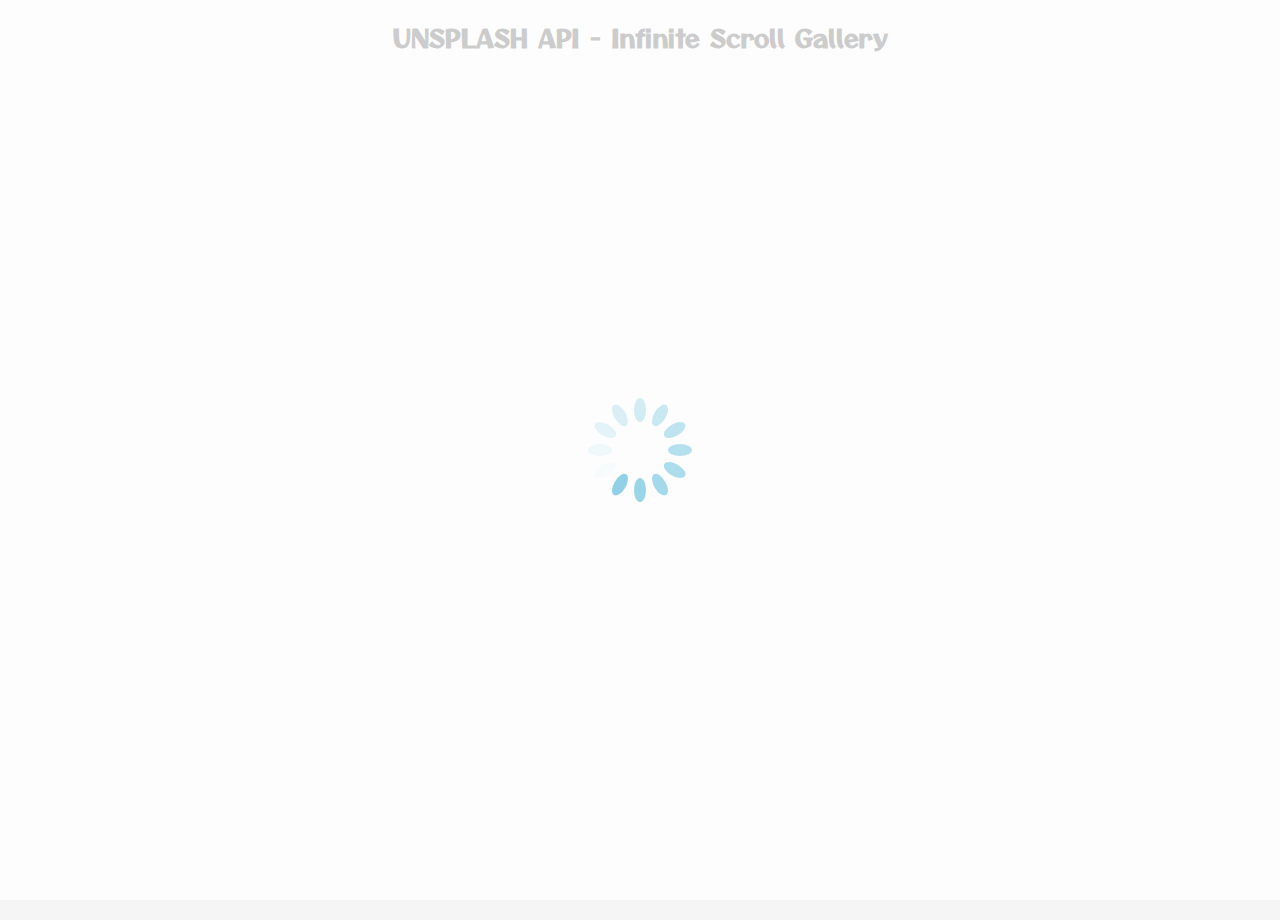
<file: Infinity Scroll/index.html>
<!DOCTYPE html>
<html lang="en">
  <head>
    <meta charset="UTF-8" />
    <meta name="viewport" content="width=device-width, initial-scale=1.0" />
    <title>Infinite Scroll</title>
    <link rel="icon" type="image/png" href="favicon.png" />
    <link rel="stylesheet" href="https://cdnjs.cloudflare.com/ajax/libs/font-awesome/5.10.2/css/all.min.css" />
    <link rel="stylesheet" href="style.css" />
  </head>
  <body>
    <h1>UNSPLASH API - Infinite Scroll Gallery</h1>
    <div class="spinner">
      <img src="spinner.svg" alt="Loading" />
    </div>
    <div class="img-container"></div>
    <!-- Script -->
    <script src="script.js"></script>
  </body>
</html>
</file>
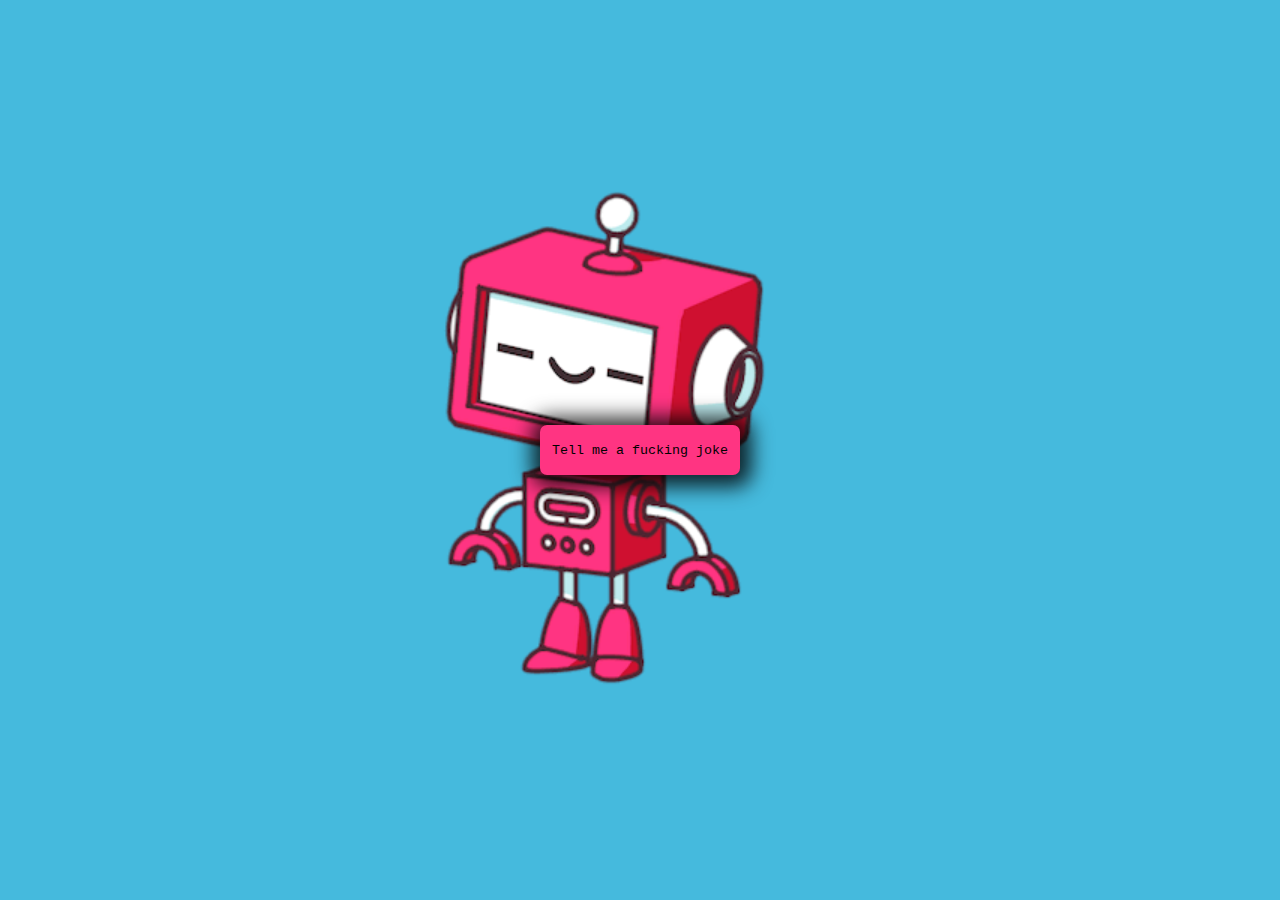
<file: Joke Teller/index.html>
<!DOCTYPE html>
<html lang="en">
  <head>
    <meta charset="UTF-8" />
    <meta name="viewport" content="width=device-width, initial-scale=1.0" />
    <title>Joke Teller</title>
    <link rel="icon" type="image/png" href="favicon.png" />
    <link rel="stylesheet" href="https://cdnjs.cloudflare.com/ajax/libs/font-awesome/5.10.2/css/all.min.css" />
    <link rel="stylesheet" href="style.css" />
  </head>
  <body>
    <div class="container">
      <button id="button">Tell me a fucking joke</button>
      <audio id="audio" controls hidden></audio>
    </div>
    <!-- Script -->
    <script src="script.js"></script>
  </body>
</html>
</file>
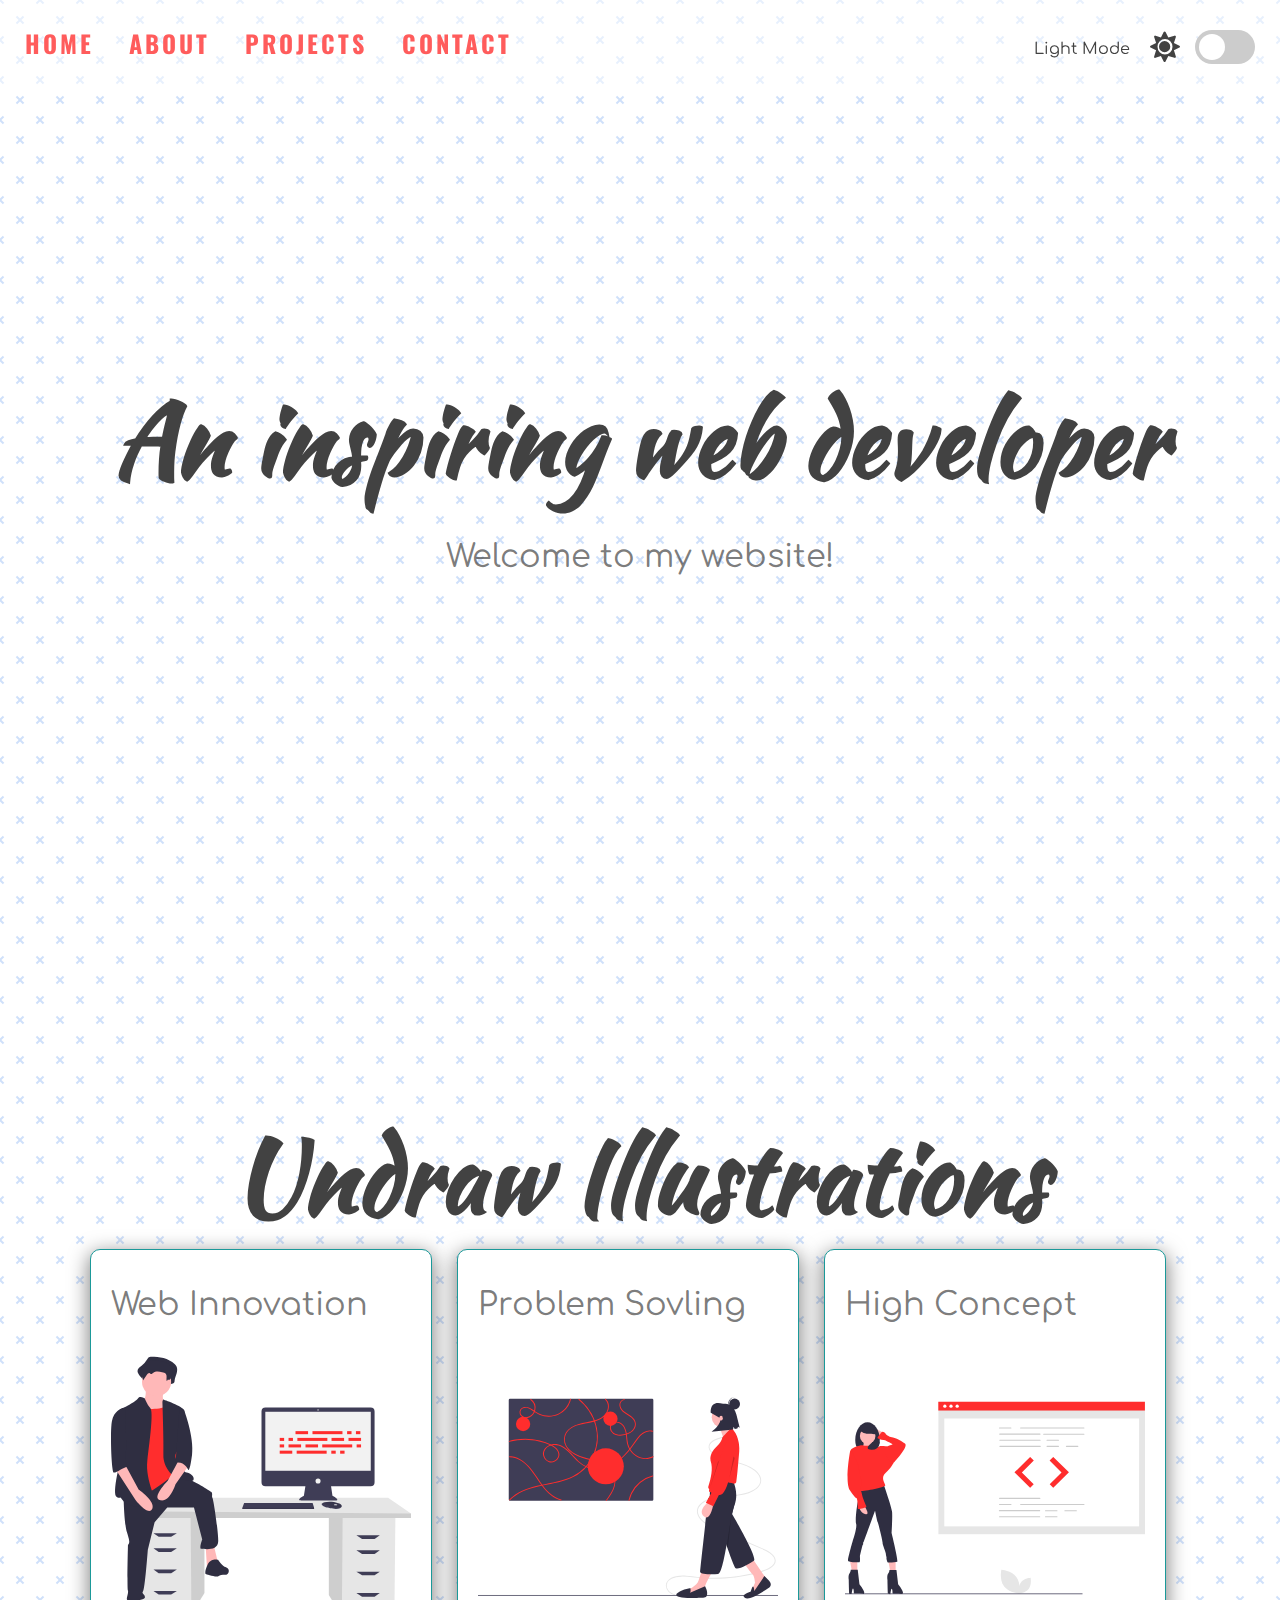
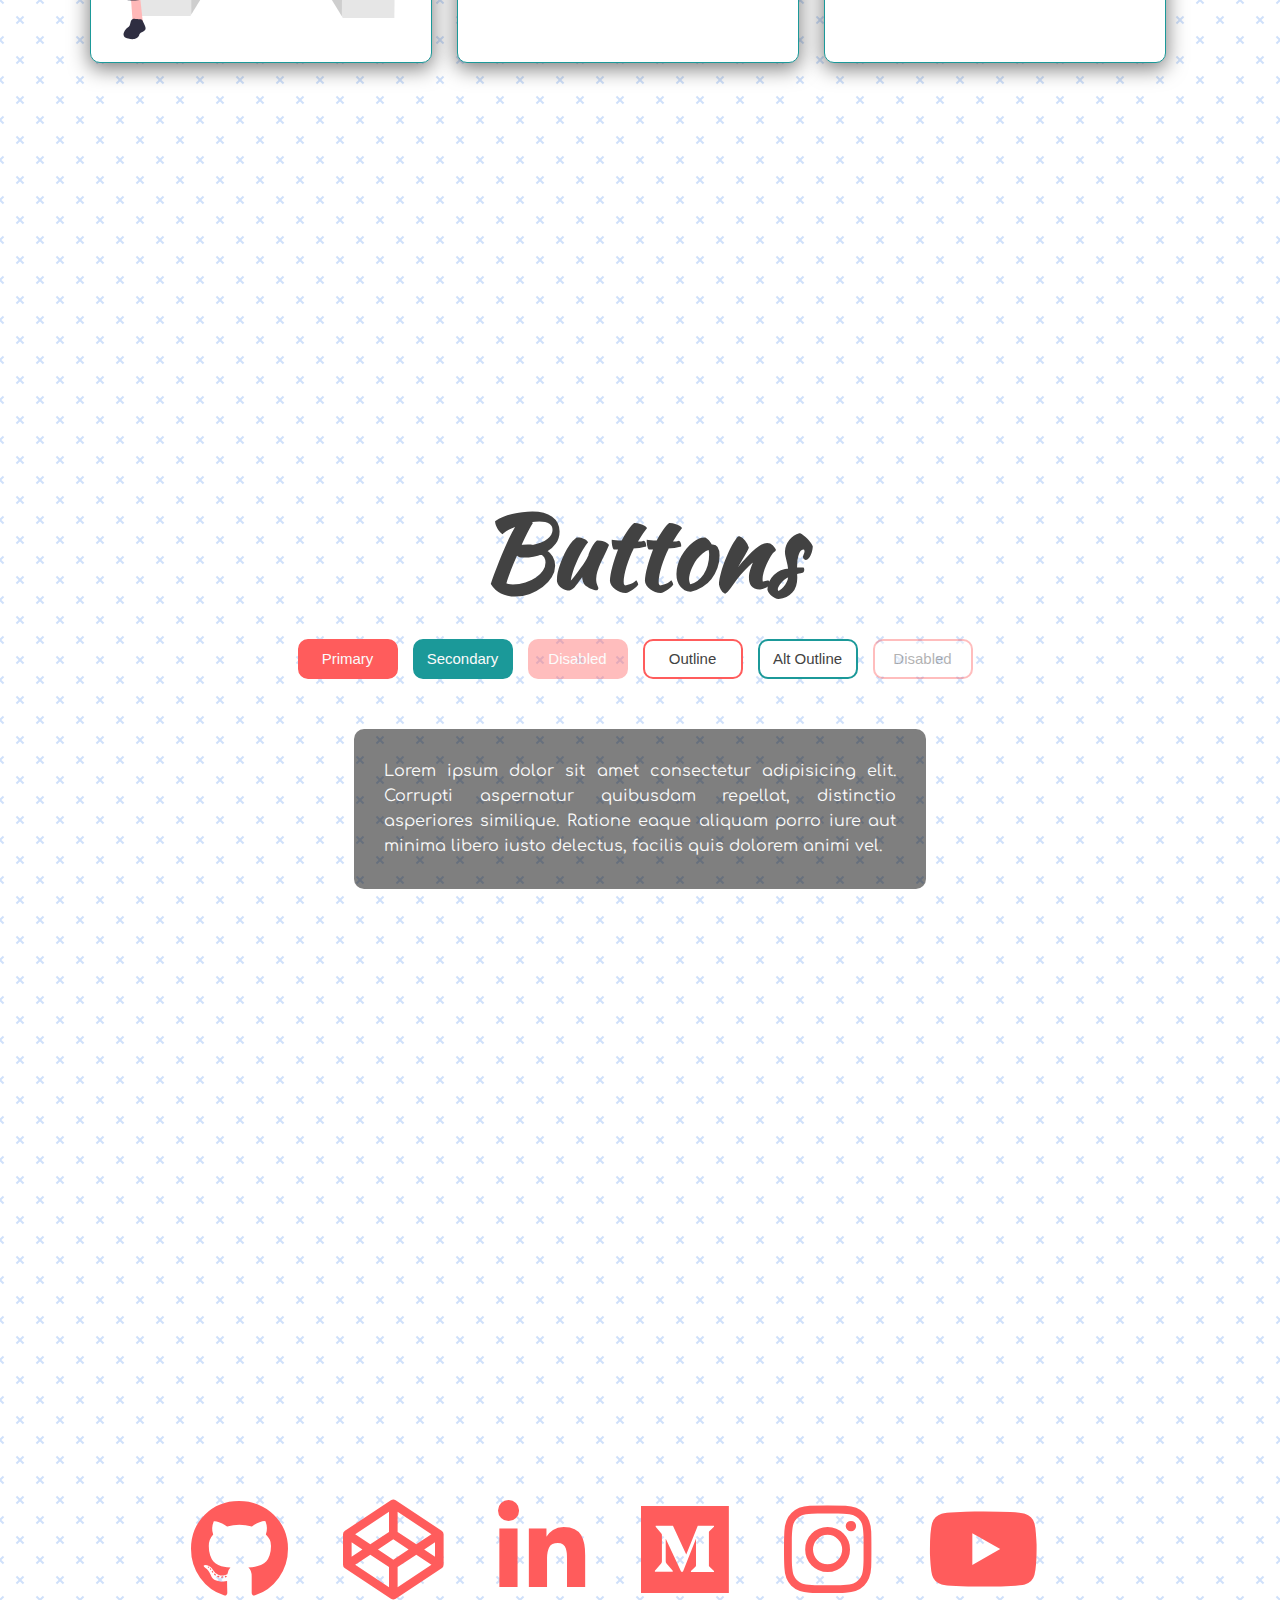
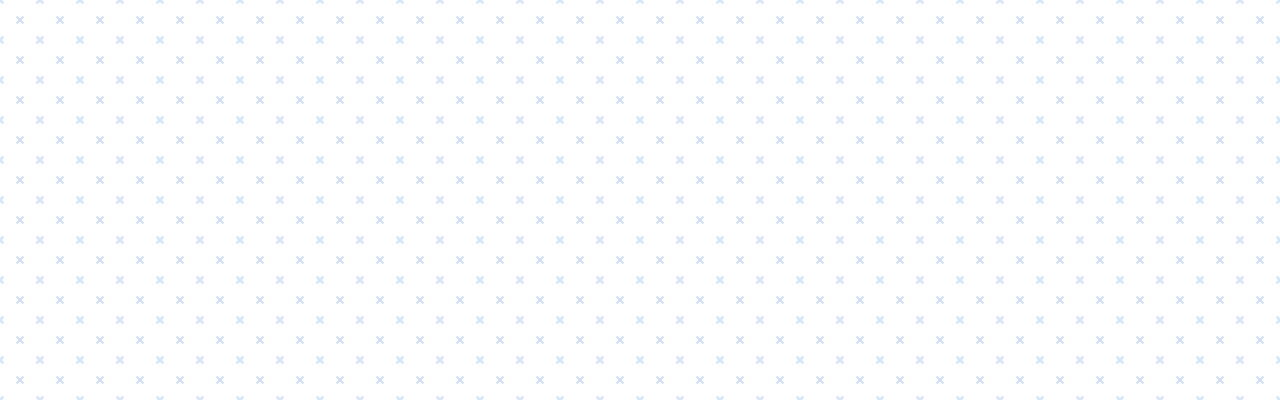
<file: Light and dark/index.html>
<!DOCTYPE html>
<html lang="en">
  <head>
    <meta charset="UTF-8" />
    <meta name="viewport" content="width=device-width, initial-scale=1.0" />
    <title>Light and dark</title>
    <link rel="icon" type="image/png" href="favicon.png" />
    <link rel="stylesheet" href="https://cdnjs.cloudflare.com/ajax/libs/font-awesome/5.10.2/css/all.min.css" />
    <link rel="stylesheet" href="style.css" />
  </head>
  <body>
    <div class="theme-switch-wrapper">
      <span class="toggle-icon" id="toggle-icon">
        <span class="toggle-text">Light Mode</span>
        <i class="fas fa-sun"></i>
      </span>
      <label class="theme-switch">
        <input type="checkbox" />
        <div class="slider round"></div>
      </label>
    </div>
    <nav>
      <a href="#home">HOME</a>
      <a href="#about">ABOUT</a>
      <a href="#projects">PROJECTS</a>
      <a href="#contact">CONTACT</a>
    </nav>
    <section id="home">
      <div class="title-group">
        <h1>An inspiring web developer</h1>
        <h2>Welcome to my website!</h2>
      </div>
    </section>
    <section id="about">
      <h1>Undraw Illustrations</h1>
      <div class="about-container">
        <div class="image-container">
          <h2>Web Innovation</h2>
          <img src="img/undraw_feeling_proud_light.svg" alt="Feeling proud" id="image1" />
        </div>
        <div class="image-container">
          <h2>Problem Sovling</h2>
          <img src="img/undraw_conceptual_idea_light.svg" alt="Idea light" id="image2" />
        </div>
        <div class="image-container">
          <h2>High Concept</h2>
          <img src="img/undraw_proud_coder_light.svg" alt="Proud coder" id="image3" />
        </div>
      </div>
    </section>
    <section id="projects">
      <h1>Buttons</h1>
      <div class="buttons">
        <button class="primary">Primary</button>
        <button class="secondary">Secondary</button>
        <button class="primary" disabled>Disabled</button>
        <button class="outline">Outline</button>
        <button class="outline secondary">Alt Outline</button>
        <button class="outline" disabled>Disabled</button>
      </div>
      <p class="text-box" id="text-box">
        Lorem ipsum dolor sit amet consectetur adipisicing elit. Corrupti aspernatur quibusdam repellat, distinctio
        asperiores similique. Ratione eaque aliquam porro iure aut minima libero iusto delectus, facilis quis dolorem
        animi vel.
      </p>
    </section>
    <section id="contact">
      <div class="social-buttons">
        <i class="fab fa-github"></i>
        <i class="fab fa-codepen"></i>
        <i class="fab fa-linkedin-in"></i>
        <i class="fab fa-medium"></i>
        <i class="fab fa-instagram"></i>
        <i class="fab fa-youtube"></i>
      </div>
    </section>
    <!-- Script -->
    <script src="script.js"></script>
  </body>
</html>
</file>
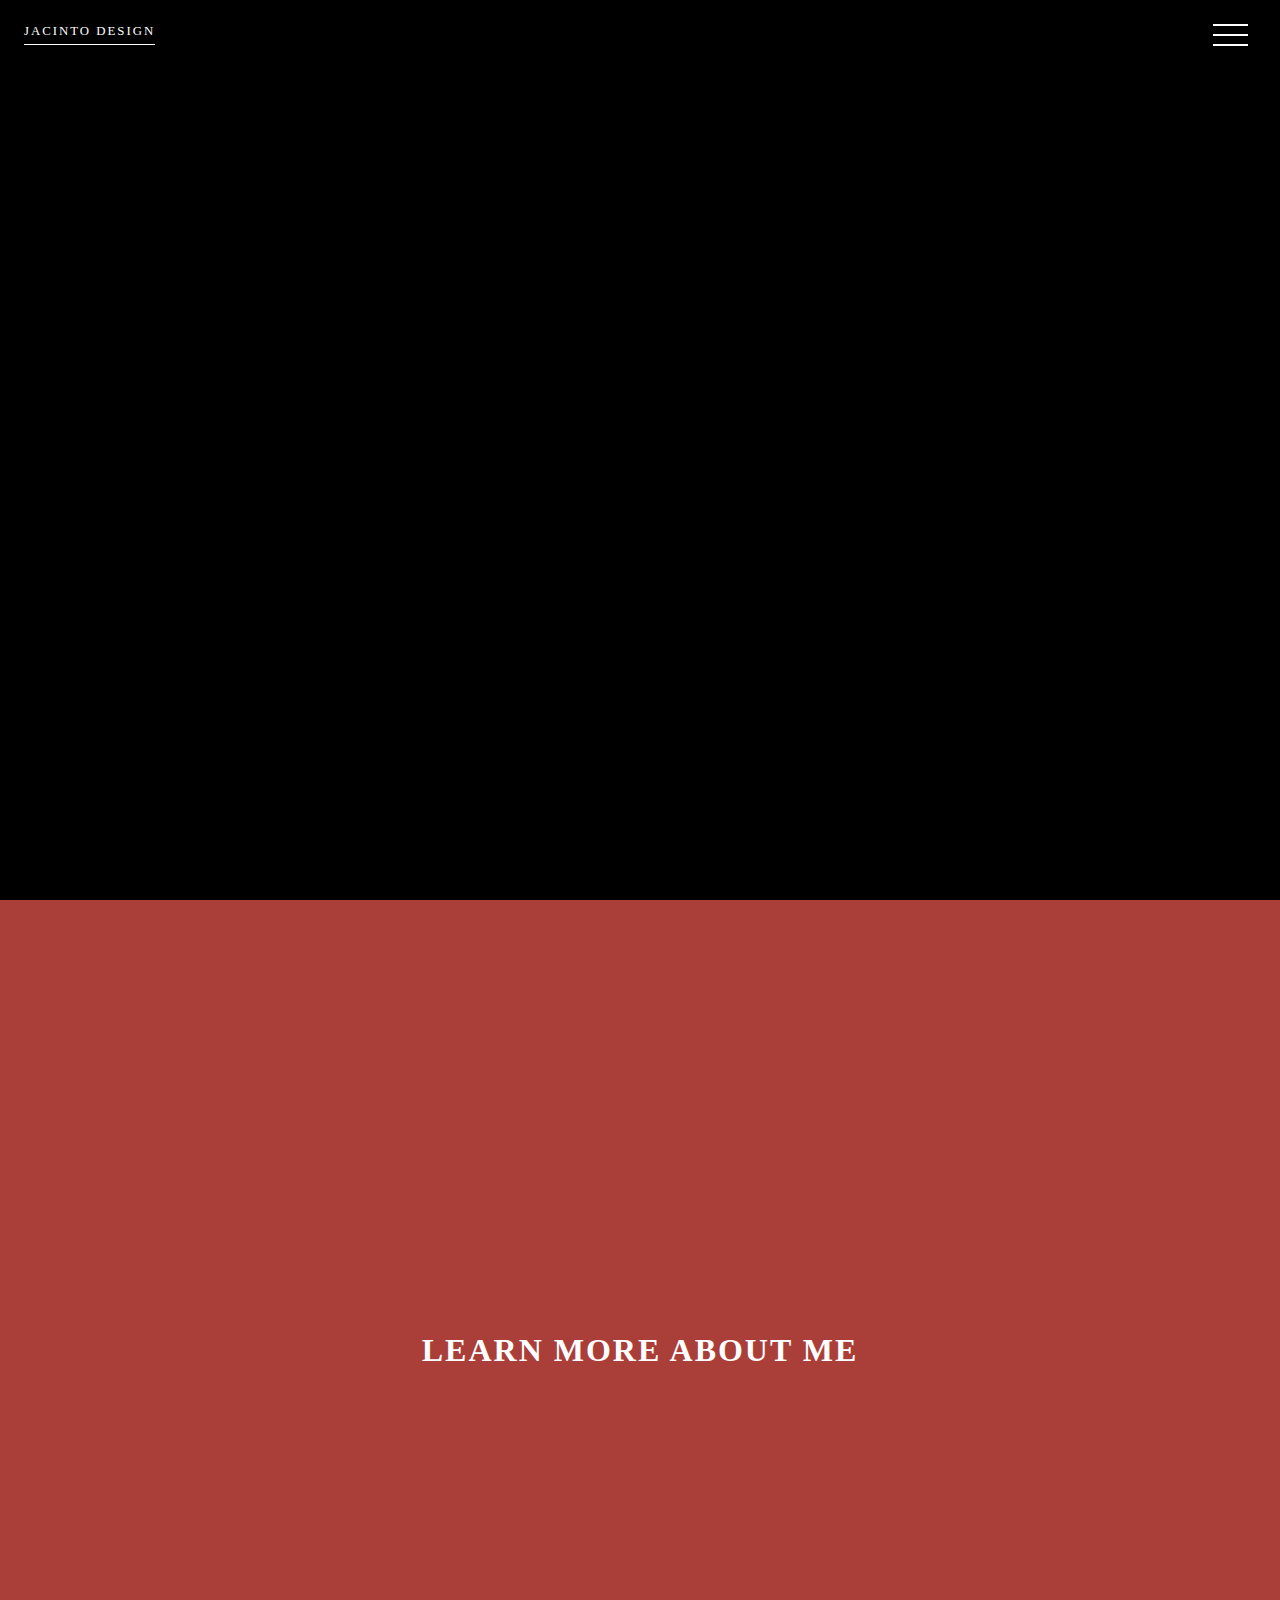
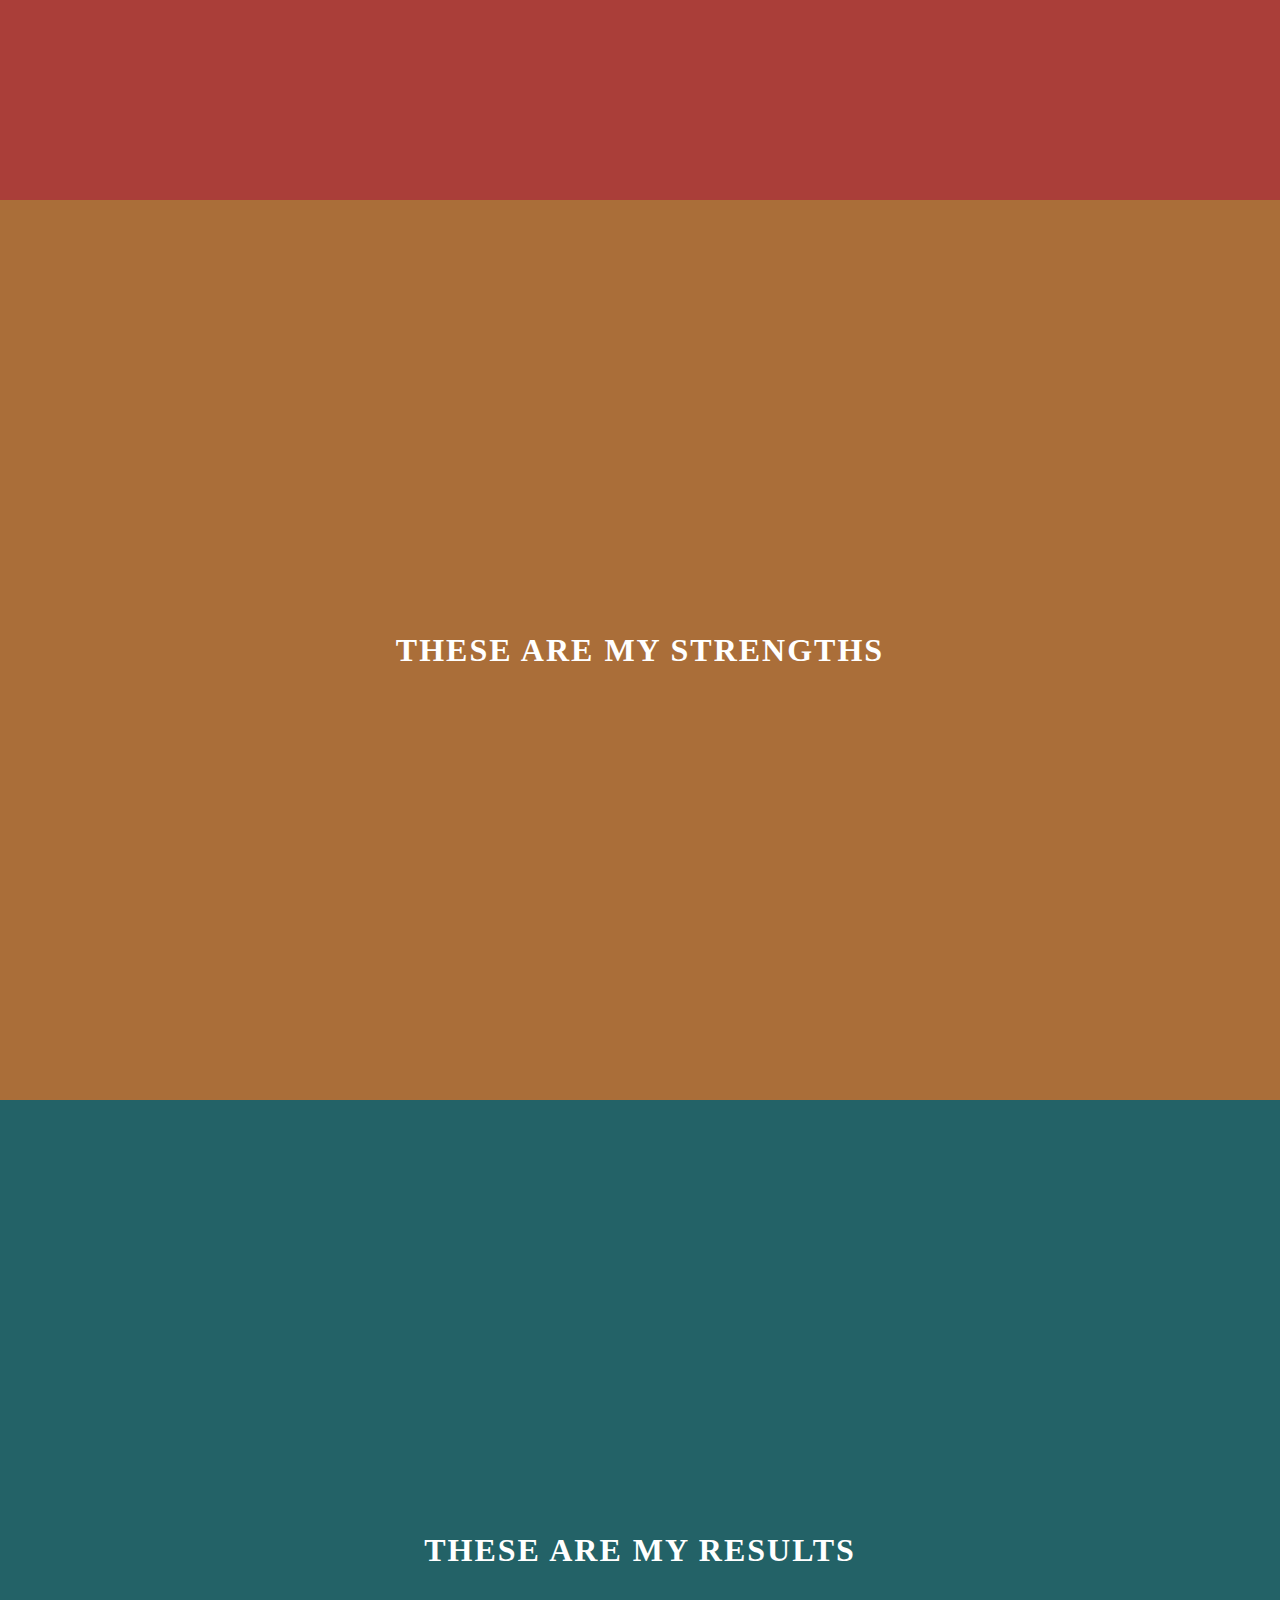
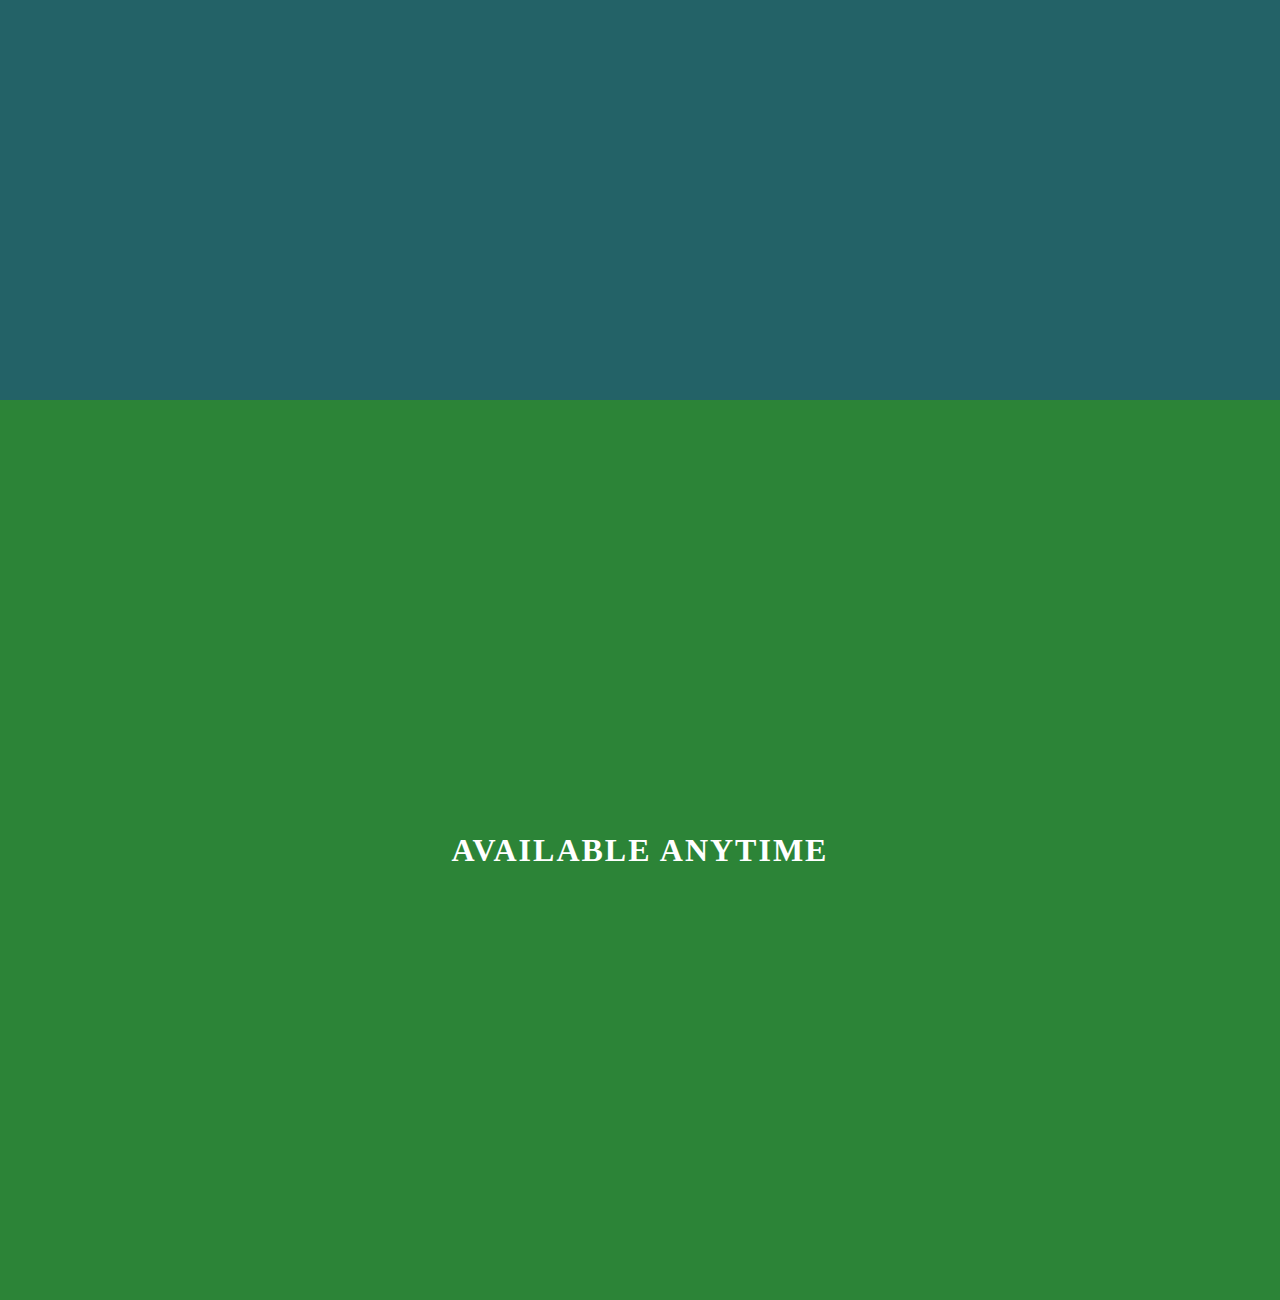
<file: navigation nation/index.html>
<!DOCTYPE html>
<html lang="en">
  <head>
    <meta charset="UTF-8" />
    <meta name="viewport" content="width=device-width, initial-scale=1.0" />
    <title>Animated Navigation</title>
    <link rel="icon" type="image/png" href="favicon.png" />
    <link rel="stylesheet" href="style.css" />
  </head>
  <body>
    <div class="overlay" id="overlay">
      <nav id="navbar">
        <ul>
          <li class="slide-out-1"><a href="#home" id="nav-item-1">Home</a></li>
          <li class="slide-out-2"><a href="#about" id="nav-item-2">about</a></li>
          <li class="slide-out-3"><a href="#skills" id="nav-item-3">skills</a></li>
          <li class="slide-out-4"><a href="#projects" id="nav-item-4">projects</a></li>
          <li class="slide-out-5"><a href="#contact" id="nav-item-5">contact</a></li>
        </ul>
      </nav>
    </div>
    <div class="menu-bars">
      <div class="bar1"></div>
      <div class="bar2"></div>
      <div class="bar3"></div>
    </div>
    <!-- Sections -->
    <section id="home"><a href="https://jacinto.design" target="_blank">Jacinto Design</a></section>
    <section id="about"><h1>Learn More About Me</h1></section>
    <section id="skills"><h1>These Are My Strengths</h1></section>
    <section id="projects"><h1>These Are My Results</h1></section>
    <section id="contact"><h1>Available Anytime</h1></section>
    <!-- Script -->
    <script src="script.js"></script>
  </body>
</html>
</file>
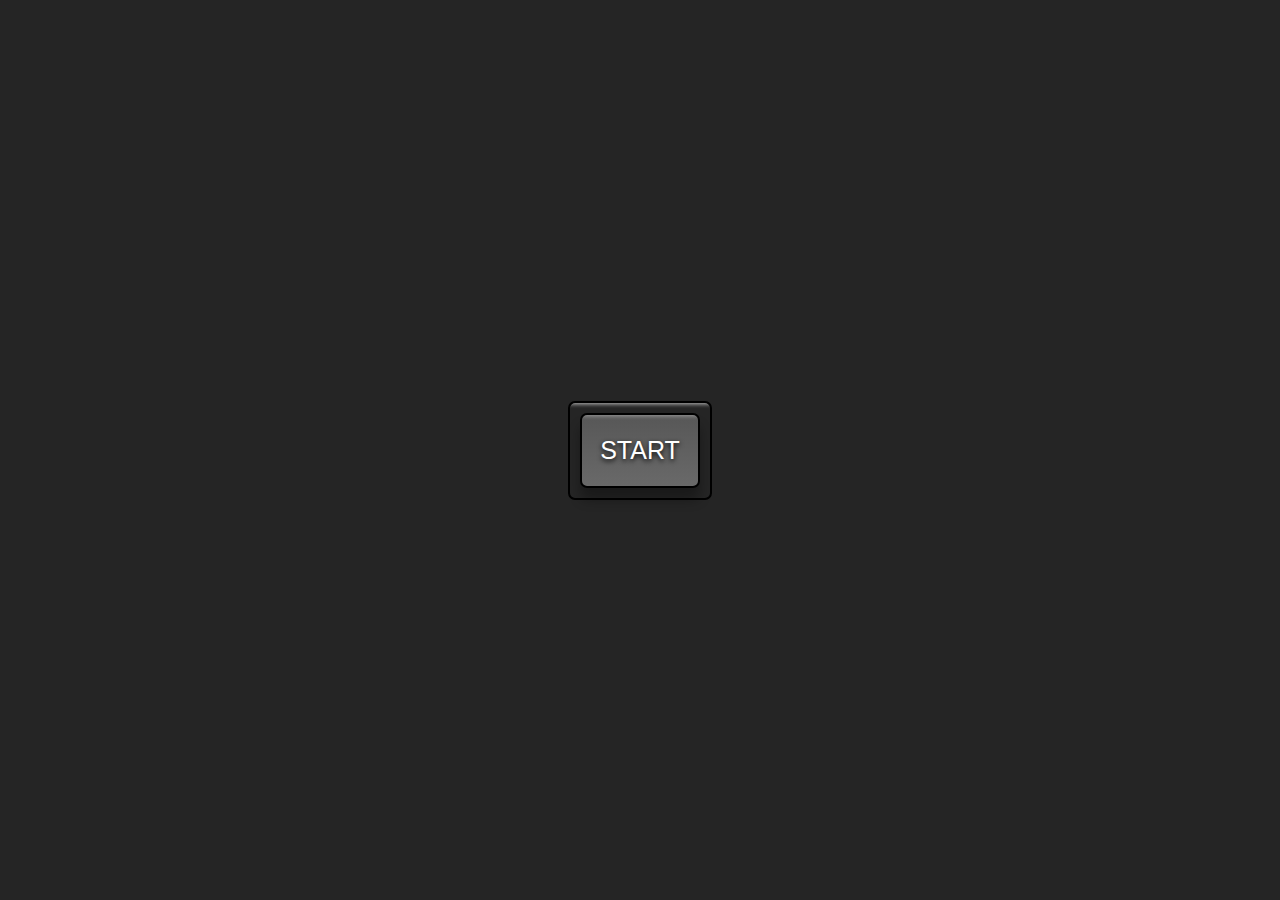
<file: Picture in picture/index.html>
<!DOCTYPE html>
<html lang="en">
  <head>
    <meta charset="UTF-8" />
    <meta name="viewport" content="width=device-width, initial-scale=1.0" />
    <title>PnP</title>
    <link rel="icon" type="image/png" href="favicon.png" />
    <link rel="stylesheet" href="https://cdnjs.cloudflare.com/ajax/libs/font-awesome/5.10.2/css/all.min.css" />
    <link rel="stylesheet" href="style.css" />
  </head>
  <body>
    <video id="video" controls width="360" height="340" hidden></video>
    <div class="button-container">
      <button id="button">START</button>
    </div>
    <!-- Script -->
    <script src="script.js"></script>
  </body>
</html>
</file>
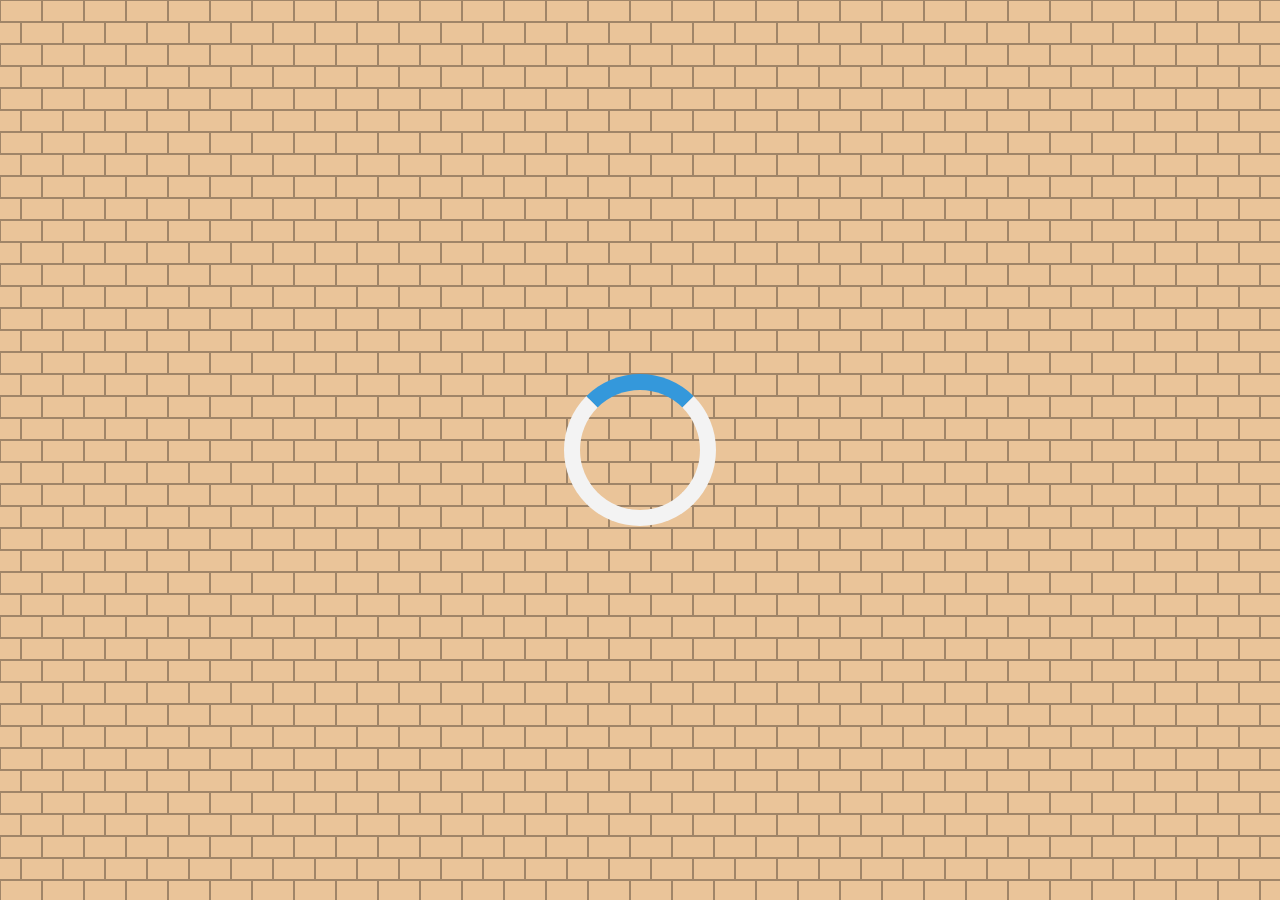
<file: Quote Generator/index.html>
<!DOCTYPE html>
<html lang="en">
  <head>
    <meta charset="UTF-8" />
    <meta http-equiv="X-UA-Compatible" content="IE=edge" />
    <meta name="viewport" content="width=device-width, initial-scale=1.0" />
    <link rel="shortcut icon" href="https://www.google.com/s2/favicons?domain=asana.com" type="image/png" />
    <link
      rel="stylesheet"
      href="https://cdnjs.cloudflare.com/ajax/libs/font-awesome/5.15.3/css/all.min.css"
      integrity="sha512-iBBXm8fW90+nuLcSKlbmrPcLa0OT92xO1BIsZ+ywDWZCvqsWgccV3gFoRBv0z+8dLJgyAHIhR35VZc2oM/gI1w=="
      crossorigin="anonymous"
      referrerpolicy="no-referrer"
    />
    <link rel="stylesheet" href="style.css" />
    <title>Quote Generator</title>
  </head>
  <body>
    <div class="quote-container" id="quote-container">
      <div class="quote-text">
        <i class="fas fa-quote-left"></i>
        <span class="quote">It's not who I am underneath but what I do that defines me.</span>
        <i class="fas fa-quote-right"></i>
      </div>
      <div class="quote-author">
        <span id="author">Batman</span>
      </div>
      <div class="button-container">
        <button class="twitter-button" id="twitter" title="Tweet this" onclick="TweetQuote()">
          <i class="fab fa-twitter"></i>
        </button>
        <button id="new-quote" onclick="reloadQuote()">Reload</button>
      </div>
    </div>
    <div class="loader" id="loader"></div>
    <!-- Script -->
    <script src="script.js"></script>
  </body>
</html>
</file>
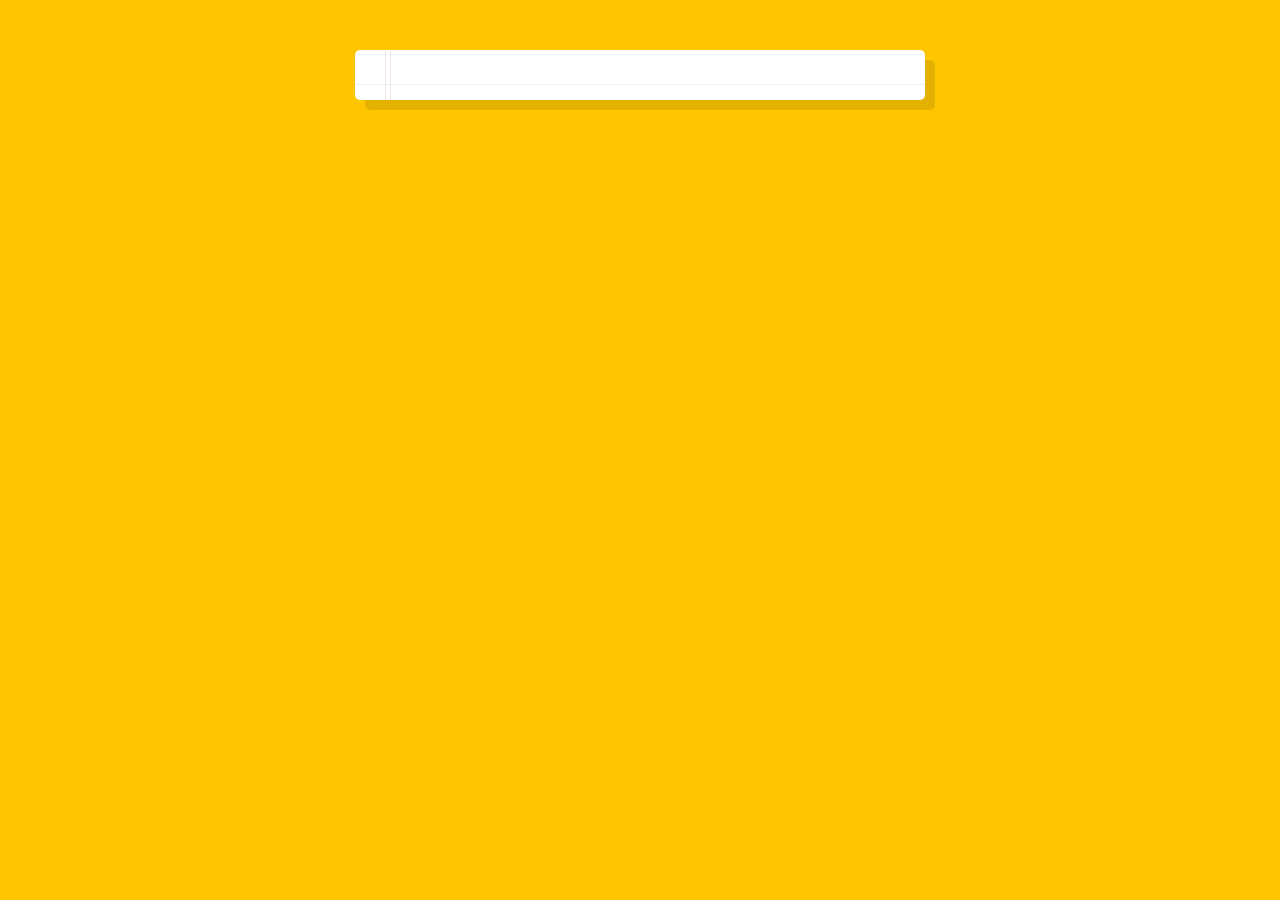
<file: Joke Teller/test.html>
<!DOCTYPE html>
<html lang="en">
  <head>
    <meta charset="UTF-8" />
    <title>Speech Detection</title>
  </head>
  <body>
    <div class="words" contenteditable></div>

    <script>
      window.SpeechRecognition = window.SpeechRecognition || window.webkitSpeechRecognition;

      const recognition = new SpeechRecognition();
      recognition.interimResults = true;
      recognition.lang = "en-US";

      let words = document.querySelector(".words");
      let p = document.createElement("p");
      words.appendChild(p);

      recognition.onresult = function (e) {
        let isFinal = false;
        const transcript = Array.from(e.results)
          .map((res) => {
            isFinal = res.isFinal;
            return res[0];
          })
          .map((tran) => tran.transcript)
          .join("");

        p.textContent = transcript;
        if (isFinal) {
          p = document.createElement("p");
          words.appendChild(p);
        }

        console.log(transcript);
      };

      recognition.onerror = function (e) {
        console.log(e);
      };

      recognition.onend = function (e) {
        recognition.start();
      };

      recognition.start();
    </script>

    <style>
      html {
        font-size: 10px;
      }

      body {
        background: #ffc600;
        font-family: "helvetica neue";
        font-weight: 200;
        font-size: 20px;
      }

      .words {
        max-width: 500px;
        margin: 50px auto;
        background: white;
        border-radius: 5px;
        box-shadow: 10px 10px 0 rgba(0, 0, 0, 0.1);
        padding: 1rem 2rem 1rem 5rem;
        background: -webkit-gradient(linear, 0 0, 0 100%, from(#d9eaf3), color-stop(4%, #fff)) 0 4px;
        background-size: 100% 3rem;
        position: relative;
        line-height: 3rem;
      }

      p {
        margin: 0 0 3rem;
      }

      .words:before {
        content: "";
        position: absolute;
        width: 4px;
        top: 0;
        left: 30px;
        bottom: 0;
        border: 1px solid;
        border-color: transparent #efe4e4;
      }
    </style>
  </body>
</html>
</file>
<file: Infinity Scroll/style.css>
@import url("https://fonts.googleapis.com/css2?family=Otomanopee+One&display=swap");

html {
  box-sizing: border-box;
}

body {
  margin: 0;
  min-height: 100vh;
  font-family: "Otomanopee One", sans-serif;
  background-color: whitesmoke;
}

h1 {
  text-align: center;
  font-size: 1.5rem;
  margin-top: 20px;
}

.spinner {
  position: fixed;
  inset: 0;
  background-color: rgba(255, 255, 255, 0.8);
}

.spinner img {
  position: fixed;
  top: 50%;
  left: 50%;
  transform: translate(-50%, -50%);
}

.img-container {
  margin: 10px 30%;
}

.img-container img {
  width: 100%;
  margin-top: 10px;
}

@media screen and (max-width: 600px) {
  h1 {
    font-size: 1rem;
  }

  .img-container {
    margin: 10px;
  }
  
}
</file>
<file: Joke Teller/style.css>
/* ROBOT.GIF from Giphy - https://giphy.com/gifs/robot-cinema-4d-eyedesyn-3o7abtn7DuREEpsyWY */

html {
  box-sizing: border-box;
}

body {
  margin: 0;
  background-color: #45badd;
}

.container {
  width: 100vw;
  height: 100vh;
  display: flex;
  flex-direction: column;
  align-items: center;
  justify-content: center;
  background-image: url("./robot.gif");
  background-position: left center;
  background-repeat: no-repeat;
  background-size: contain;
}

button {
  width: 200px;
  height: 50px;
  background: #ff3482;
  font-family: 'Courier New', Courier, monospace;
  font-size: smaller;
  border: none;
  border-radius: 7px;
  outline: none;
  cursor: pointer;
  box-shadow: 2px 2px 20px 10px rgba(0, 0, 0, 0.8);
}

button:hover {
  filter: brightness(95%);
}

button:disabled {
  filter: brightness(30%);
  cursor: none;
}

button:active {
  transform: scale(0.98);
}

@media screen and (max-width:1000px) {
  .container {
    background-position: center center;
    background-size: cover;
  }
}
</file>
<file: Light and dark/style.css>
@import url("https://fonts.googleapis.com/css2?family=Comfortaa:wght@300&family=Kaushan+Script&family=Oswald&display=swap");

:root {
  --primary-color: rgb(255, 92, 92);
  --primary-variant: #ff2d2d;
  --secondary-color: #1b9999;
  --on-primary: rgb(250, 250, 250);
  --on-background: rgb(66, 66, 66);
  --on-background-alt: rgba(66, 66, 66, 0.7);
  --background: rgb(255, 255, 255);
  --box-shadow: 0 5px 20px 1px rgba(0, 0, 0, 0.5);
}

[data-theme="dark"] {
  --primary-color: rgb(150, 65, 255);
  --primary-variant: #6c63ff;
  --secondary-color: #03dac5;
  --on-primary: #000;
  --on-background: rgba(255, 255, 255, 0.9);
  --on-background-alt: rgba(255, 255, 255, 0.7);
  --background: #121212;
}

html {
  box-sizing: border-box;
  scroll-behavior: smooth;
}

body {
  margin: 0;
  font-family: "Comfortaa", cursive;
  color: var(--on-background);
  background-color: var(--background);
  background-image: url("data:image/svg+xml,%3Csvg xmlns='http://www.w3.org/2000/svg' width='40' height='40' viewBox='0 0 40 40'%3E%3Cg fill-rule='evenodd'%3E%3Cg fill='%234685ea' fill-opacity='0.26'%3E%3Cpath d='M0 38.59l2.83-2.83 1.41 1.41L1.41 40H0v-1.41zM0 1.4l2.83 2.83 1.41-1.41L1.41 0H0v1.41zM38.59 40l-2.83-2.83 1.41-1.41L40 38.59V40h-1.41zM40 1.41l-2.83 2.83-1.41-1.41L38.59 0H40v1.41zM20 18.6l2.83-2.83 1.41 1.41L21.41 20l2.83 2.83-1.41 1.41L20 21.41l-2.83 2.83-1.41-1.41L18.59 20l-2.83-2.83 1.41-1.41L20 18.59z'/%3E%3C/g%3E%3C/g%3E%3C/svg%3E");
}

section {
  min-height: 100vh;
  display: flex;
  justify-content: center;
  align-items: center;
  flex-direction: column;
}

h1 {
  font-family: "Kaushan Script", cursive;
  font-size: 100px;
  margin-bottom: 0;
}

h2 {
  font-size: 32px;
  font-weight: normal;
  color: var(--on-background-alt);
}

/* Navigation */
nav {
  z-index: 10;
  position: fixed;
  font-size: 24px;
  letter-spacing: 3px;
  padding: 25px;
  width: 100vw;
  background: rgb(255 255 255 / 50%);
}

a {
  font-family: "Oswald", sans-serif;
  margin-right: 25px;
  color: var(--primary-color);
  text-decoration: none;
  border-bottom: 3px solid transparent;
  font-weight: bold;
}

a:hover,
a:focus {
  color: var(--on-background);
  border-bottom: 3px solid;
}

/* Home Section */
.title-group {
  text-align: center;
}

/* About Section */
.about-container {
  display: flex;
}

.image-container {
  border: 1px solid var(--secondary-color);
  border-radius: 10px;
  padding: 10px 20px;
  margin-right: 25px;
  width: auto;
  background: var(--background);
  box-shadow: var(--box-shadow);
}

img {
  height: 300px;
  width: 300px;
}

/* Projects Section */
.buttons {
  margin-top: 15px;
  margin-bottom: 50px;
}

button {
  min-width: 100px;
  height: 40px;
  cursor: pointer;
  border-radius: 10px;
  margin-right: 10px;
  border: 2px solid var(--primary-color);
  font-size: 15px;
  outline: none;
}

button:disabled {
  opacity: 0.4;
  cursor: default;
}

button:hover:not(.outline) {
  filter: brightness(110%);
}

.primary {
  background: var(--primary-color);
  color: var(--on-primary);
}

.secondary {
  border: 2px solid var(--secondary-color);
}

.secondary,
.secondary:hover,
.outline.secondary:hover {
  background: var(--secondary-color);
  color: var(--on-primary);
}

.outline {
  background: var(--background);
  color: var(--on-background);
}

.outline:hover {
  background: var(--primary-color);
  color: var(--on-primary);
}

.text-box {
  width: 40%;
  text-align: justify;
  background: rgb(0 0 0 / 50%);
  color: var(--on-primary);
  border-radius: 10px;
  padding: 30px;
}

p {
  margin: 0;
  line-height: 25px;
}

/* Contact Section */
.fab {
  font-size: 100px;
  margin-right: 50px;
  cursor: pointer;
  color: var(--primary-color);
}

.fab:hover {
  color: var(--on-background);
}

/* Dark Mode Toggle */
.theme-switch-wrapper {
  display: flex;
  align-items: center;
  z-index: 100;
  position: fixed;
  right: 25px;
  top: 30px;
}

.theme-switch-wrapper span {
  margin-right: 10px;
  font-size: 1rem;
}

.toggle-text {
  position: relative;
  top: -4px;
  right: 5px;
  color: var(--on-background);
}

.theme-switch {
  display: inline-block;
  height: 34px;
  position: relative;
  width: 60px;
}

.theme-switch input {
  display: none;
}

.slider {
  background: #ccc;
  bottom: 0;
  cursor: pointer;
  left: 0;
  position: absolute;
  right: 0;
  top: 0;
  transition: 0.4s;
}

.slider::before {
  background: #fff;
  bottom: 4px;
  content: "";
  height: 26px;
  left: 4px;
  position: absolute;
  transition: 0.4s;
  width: 26px;
}

input:checked + .slider {
  background: var(--primary-color);
}

input:checked + .slider::before {
  transform: translateX(26px);
}

.slider.round {
  border-radius: 34px;
}

.slider.round::before {
  border-radius: 50%;
}

.fas {
  font-size: 30px;
  margin-right: 5px;
}
</file>
<file: navigation nation/style.css>
:root {
  --primaryColor: #fff;
  --navColor1: #21292c;
  --navColor2: #aa3e39;
  --navColor3: #aa6e39;
  --navColor4: #236267;
  --navColor5: #2c8437;
}

html {
  box-sizing: border-box;
}

body {
  margin: 0;
  background: #000;
}

/* --- Navigation Menu ------------------------------ */

.overlay {
  position: fixed;
  width: 100vw;
  height: 100vh;
  background-color: rgba(0, 0, 0, 0.7);
  z-index: 9;
  top: 0;
  left: 0;
  transform: translateX(-100%);
  transition: all 1s ease-in-out;
}

.overlay-show {
  transform: translateX(0);
  transition: all 0.8s ease-in-out;
}

nav,
nav ul {
  margin: 0;
  padding: 0;
  height: 100vh;
}

nav ul {
  display: flex;
  flex-direction: column;
  justify-content: stretch;
}

nav ul li {
  height: 20%;
  overflow: hidden;
}

nav ul li a {
  color: #fff;
  text-decoration: none;
  text-transform: uppercase;
  letter-spacing: 3px;
  display: block;
  text-align: center;
  position: relative;
  top: 45%;
}

nav ul li a:hover:before {
  content: "";
  width: 20vw;
  height: 3px;
  background: #fff;
  position: absolute;
  top: 47.5%;
  left: 0;
}

nav ul li a:hover {
  transform: scale(1.3);
  transition: all 0.5s ease-out;
}

nav ul li:nth-of-type(1) {
  background-color: var(--navColor1);
}

nav ul li:nth-of-type(2) {
  background-color: var(--navColor2);
}

nav ul li:nth-of-type(3) {
  background-color: var(--navColor3);
}

nav ul li:nth-of-type(4) {
  background-color: var(--navColor4);
}

nav ul li:nth-of-type(5) {
  background-color: var(--navColor5);
}

/* Nav item slide in animation */

.slide-in-1 {
  animation: slide-in 0.4s both linear 0.2s;
}

.slide-in-2 {
  animation: slide-in 0.4s both linear 0.4s;
}

.slide-in-3 {
  animation: slide-in 0.4s both linear 0.6s;
}

.slide-in-4 {
  animation: slide-in 0.4s both linear 0.8s;
}

.slide-in-5 {
  animation: slide-in 0.4s both linear 1s;
}

@keyframes slide-in {
  from {
    transform: translateX(-100%);
  }

  to {
    transform: translateX(0);
  }
}

/* Nav item slide out animation */

.slide-out-1 {
  animation: slide-out 0.5s both linear 0.5s;
}

.slide-out-2 {
  animation: slide-out 0.5s both linear 0.4s;
}

.slide-out-3 {
  animation: slide-out 0.5s both linear 0.3s;
}

.slide-out-4 {
  animation: slide-out 0.5s both linear 0.2s;
}

.slide-out-5 {
  animation: slide-out 0.5s both linear 0.1s;
}

@keyframes slide-out {
  from {
    transform: translateX(0);
  }

  to {
    transform: translateX(-100%);
  }
}

/* --- Menu Bars ------------------------------------ */

.menu-bars {
  position: fixed;
  top: 1rem;
  right: 2rem;
  z-index: 10;
  display: inline;
  cursor: pointer;
}

.bar1,
.bar2,
.bar3 {
  width: 35px;
  height: 2px;
  background-color: #fff;
  margin: 8px 0;
  transition: 0.4s;
}

/* Rotate first bar */
.change .bar1 {
  transform: rotate(-45deg) translate(-7px, 8px);
}

/* Fade out the second bar */
.change .bar2 {
  opacity: 0;
}

/* Rotate last bar */
.change .bar3 {
  transform: rotate(45deg) translate(-6px, -8px);
}

/* --- Sections ------------------------------------ */

section {
  width: 100%;
  height: 100vh;
  position: relative;
  display: flex;
  justify-content: center;
  align-items: center;
  text-transform: uppercase;
  letter-spacing: 2px;
  color: var(--primaryColor);
}

section#home {
  background-image: url("https://images.unsplash.com/photo-1581453904507-626ddb717f14?ixlib=rb-1.2.1&ixid=eyJhcHBfaWQiOjEyMDd9&auto=format&fit=crop&w=2089&q=80");
  background-size: cover;
  background-position: center center;
}

section#home a {
  position: absolute;
  z-index: 2;
  top: 1.5rem;
  left: 1.5rem;
  text-decoration: none;
  font-size: 0.8rem;
  padding-bottom: 5px;
  color: var(--primaryColor);
  border-bottom: 1px solid var(--primaryColor);
}

section#about {
  background-color: var(--navColor2);
}

section#skills {
  background-color: var(--navColor3);
}

section#projects {
  background-color: var(--navColor4);
}

section#contact {
  background-color: var(--navColor5);
}

/* Media Query: Large Smartphone (Vertical) */
@media (max-width: 600px) {
  section#home a {
    top: 1rem;
    left: 1rem;
  }

  .menu-bars {
    top: 0.5rem;
    right: 1rem;
  }
}
</file>
<file: Picture in picture/style.css>
@import url("https://fonts.googleapis.com/css2?family=Barlow:wght@100&display=swap");

html {
  box-sizing: border-box;
}

body {
  margin: 0;
  min-height: 100vh;
  font-family: "Barlow", sans-serif;
  display: flex;
  align-items: center;
  justify-content: center;
  background-color: rgb(37, 37, 37);
}

.button-container {
  padding: 10px;
  border: 2px solid black;
  border-radius: 7px;
  box-shadow: inset 0 20px 4px -19px rgba(255, 255, 255, 0.7);
}

button {
  cursor: pointer;
  width: 120px;
  height: 75px;
  font-size: 25px;
  color: white;
  background: linear-gradient(to top, #696969, #575757);
  text-shadow: 0 2px 5px black;
  border: 2px solid black;
  border-radius: 7px;
  outline: none;
  box-shadow: inset 0 20px 4px -19px rgba(255, 255, 255, 0.4), 0 12px 12px 0 rgba(0, 0, 0, 0.3);
}

button:hover {
  background: linear-gradient(to bottom, #696969, #575757);
}

button:active {
  transform: translateY(3px);
  box-shadow: 0 6px 6px 0 rgba(0, 0, 0, 0.3);
}
</file>
<file: Quote Generator/style.css>
@import url("https://fonts.googleapis.com/css2?family=Montserrat:wght@300&display=swap");

html {
  box-sizing: border-box;
}

body {
  margin: 0;
  min-height: 100vh;
  font-family: "Montserrat", sans-serif;
  font-weight: 700;
  background-color: #eac499;
  background-image: url("data:image/svg+xml,%3Csvg width='42' height='44' viewBox='0 0 42 44' xmlns='http://www.w3.org/2000/svg'%3E%3Cg id='Page-1' fill='none' fill-rule='evenodd'%3E%3Cg id='brick-wall' fill='%2333251d' fill-opacity='0.4'%3E%3Cpath d='M0 0h42v44H0V0zm1 1h40v20H1V1zM0 23h20v20H0V23zm22 0h20v20H22V23z'/%3E%3C/g%3E%3C/g%3E%3C/svg%3E");
  display: flex;
  justify-content: center;
  align-items: center;
  text-align: center;
}

.quote-container {
  max-width: 900px;
  padding: 10px 10px;
  border-radius: 10px;
  background-color: aliceblue;
  box-shadow: 0 15px 10px #777;
}

.quote-text {
  font-size: 1.5rem;
  padding: 5px;
}

.long-quote-text {
  font-size: 1rem;
}

.quote-author {
  font-size: 1rem;
  padding: 5px;
}

.button-container {
  display: flex;
  justify-content: space-between;
  margin-top: 10px;
}

button {
  font-size: 1.2rem;
  padding: 10px 20px;
  box-shadow: 0 0.3rem rgba(121, 121, 121, 0.65);
  border-radius: 10px;
  border: none;
  color: white;
  background-color: #000;
  outline: none;
  cursor: pointer;
}

button:hover {
  filter: opacity(0.85);
}

button:active {
  transform: translate(0, 0.3rem);
}

.twitter-button:hover {
  color: #38a1f3;
}

.loader {
  border: 16px solid #f3f3f3;
  border-top: 16px solid #3498db; 
  border-radius: 50%;
  width: 120px;
  height: 120px;
  animation: spin 2s linear infinite;
}

@keyframes spin {
  0% {
    transform: rotate(0deg);
  }
  100% {
    transform: rotate(360deg);
  }
}

@media screen and (max-width: 1000px) {
  .quote-container {
    margin: 10px;
  }
  .quote-text {
    font-size: 1rem;
  }
}
</file>
